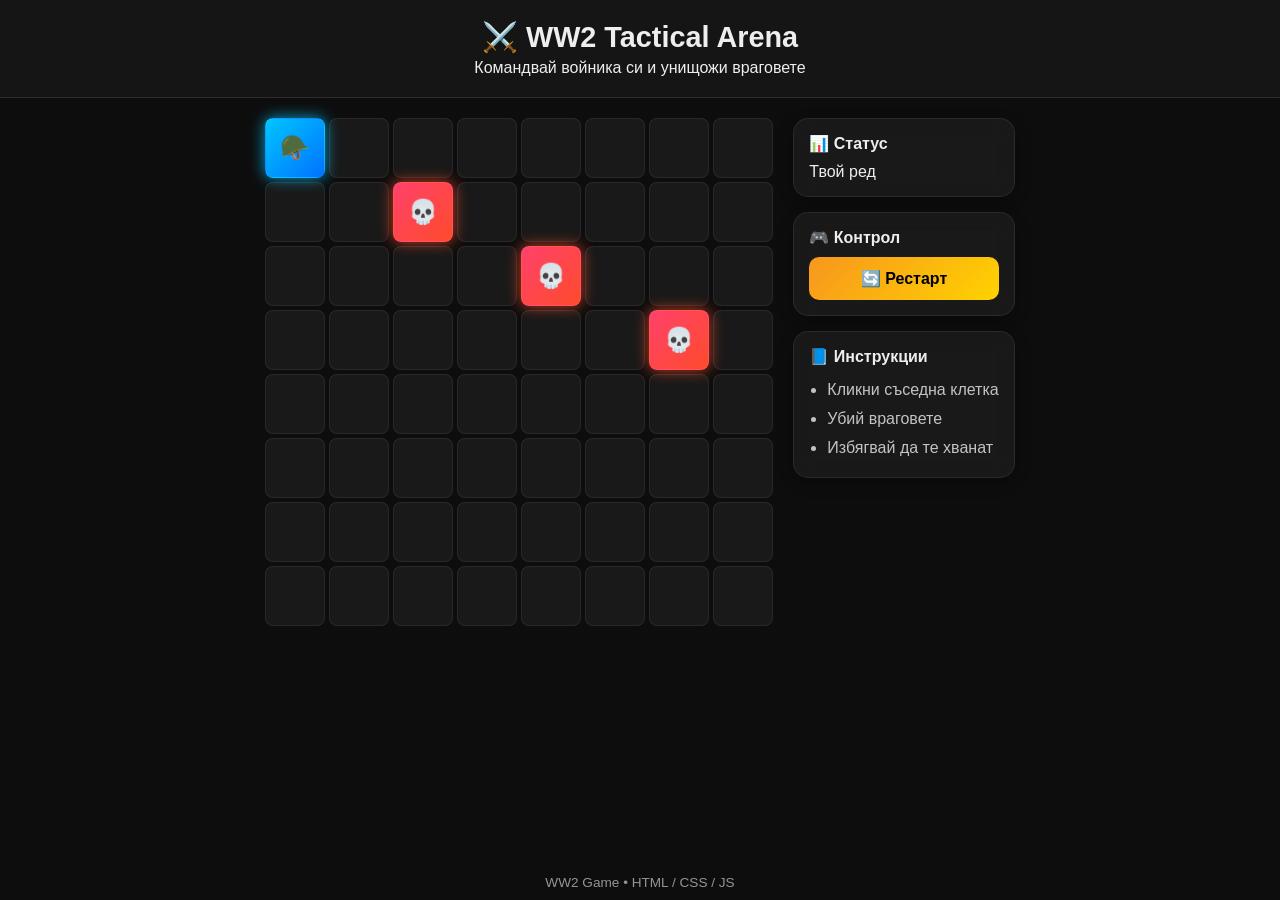
<file: index.html>
<!DOCTYPE html>
<html lang="bg">

<head>
    <meta charset="UTF-8">
    <meta name="viewport" content="width=device-width, initial-scale=1.0">
    <title>WW2 Tactical Arena</title>
    <link rel="stylesheet" href="style.css">
</head>

<body>

    <header class="header">
        <h1>⚔️ WW2 Tactical Arena</h1>
        <p>Командвай войника си и унищожи враговете</p>
    </header>

    <main class="main">
        <section class="game-container">
            <div id="game"></div>
        </section>

        <aside class="sidebar">
            <div class="card">
                <h2>📊 Статус</h2>
                <p id="status">Твой ред</p>
            </div>

            <div class="card">
                <h2>🎮 Контрол</h2>
                <button onclick="resetGame()">🔄 Рестарт</button>
            </div>

            <div class="card">
                <h2>📘 Инструкции</h2>
                <ul>
                    <li>Кликни съседна клетка</li>
                    <li>Убий враговете</li>
                    <li>Избягвай да те хванат</li>
                </ul>
            </div>
        </aside>
    </main>

    <footer class="footer">
        <p>WW2 Game • HTML / CSS / JS</p>
    </footer>

    <script src="script.js"></script>
</body>

</html>
</file>
<file: style.css>
* {
  box-sizing: border-box;
  margin: 0;
  padding: 0;
}

body {
  background: #0d0d0d;
  color: #eee;
  font-family: sans-serif;
  min-height: 100vh;
  display: flex;
  flex-direction: column;
}

.header {
  text-align: center;
  padding: 20px;
  background: rgba(255, 255, 255, 0.03);
  border-bottom: 1px solid rgba(255, 255, 255, 0.1);
}

.header h1 {
  font-size: 1.8rem;
  margin-bottom: 5px;
}

.main {
  display: flex;
  gap: 20px;
  padding: 20px;
  flex: 1;
  justify-content: center;
  align-items: flex-start;
  flex-wrap: wrap;
}

.game-container {
  display: flex;
  justify-content: center;
}

#game {
  display: grid;
  grid-template-columns: repeat(8, 60px);
  grid-template-rows: repeat(8, 60px);
  gap: 4px;
}

.tile {
  width: 60px;
  height: 60px;
  border-radius: 8px;
  display: flex;
  align-items: center;
  justify-content: center;
  font-size: 1.5rem;
  cursor: pointer;
  transition: all 0.2s ease;
  background: rgba(255, 255, 255, 0.05);
  border: 1px solid rgba(255, 255, 255, 0.07);
}

.tile:hover {
  transform: scale(1.1);
  background: rgba(255, 255, 255, 0.1);
}

.player {
  background: linear-gradient(135deg, #00c6ff, #0072ff) !important;
  box-shadow: 0 0 15px rgba(0, 198, 255, 0.8);
}

.enemy {
  background: linear-gradient(135deg, #ff416c, #ff4b2b) !important;
  box-shadow: 0 0 15px rgba(255, 75, 43, 0.8);
}

.sidebar {
  display: flex;
  flex-direction: column;
  gap: 15px;
  min-width: 200px;
}

.card {
  padding: 15px;
  border-radius: 15px;
  background: rgba(255, 255, 255, 0.05);
  backdrop-filter: blur(10px);
  box-shadow: 0 5px 15px rgba(0, 0, 0, 0.3);
  border: 1px solid rgba(255, 255, 255, 0.08);
}

.card h2 {
  margin-top: 0;
  margin-bottom: 10px;
  font-size: 1rem;
}

.card ul {
  padding-left: 18px;
  line-height: 1.8;
  opacity: 0.8;
}

button {
  width: 100%;
  padding: 12px;
  border: none;
  border-radius: 10px;
  background: linear-gradient(135deg, #f7971e, #ffd200);
  font-weight: bold;
  cursor: pointer;
  transition: 0.2s;
  color: #000;
  font-size: 1rem;
}

button:hover {
  transform: scale(1.05);
}

.footer {
  text-align: center;
  padding: 10px;
  opacity: 0.6;
  font-size: 0.85rem;
}
</file>
